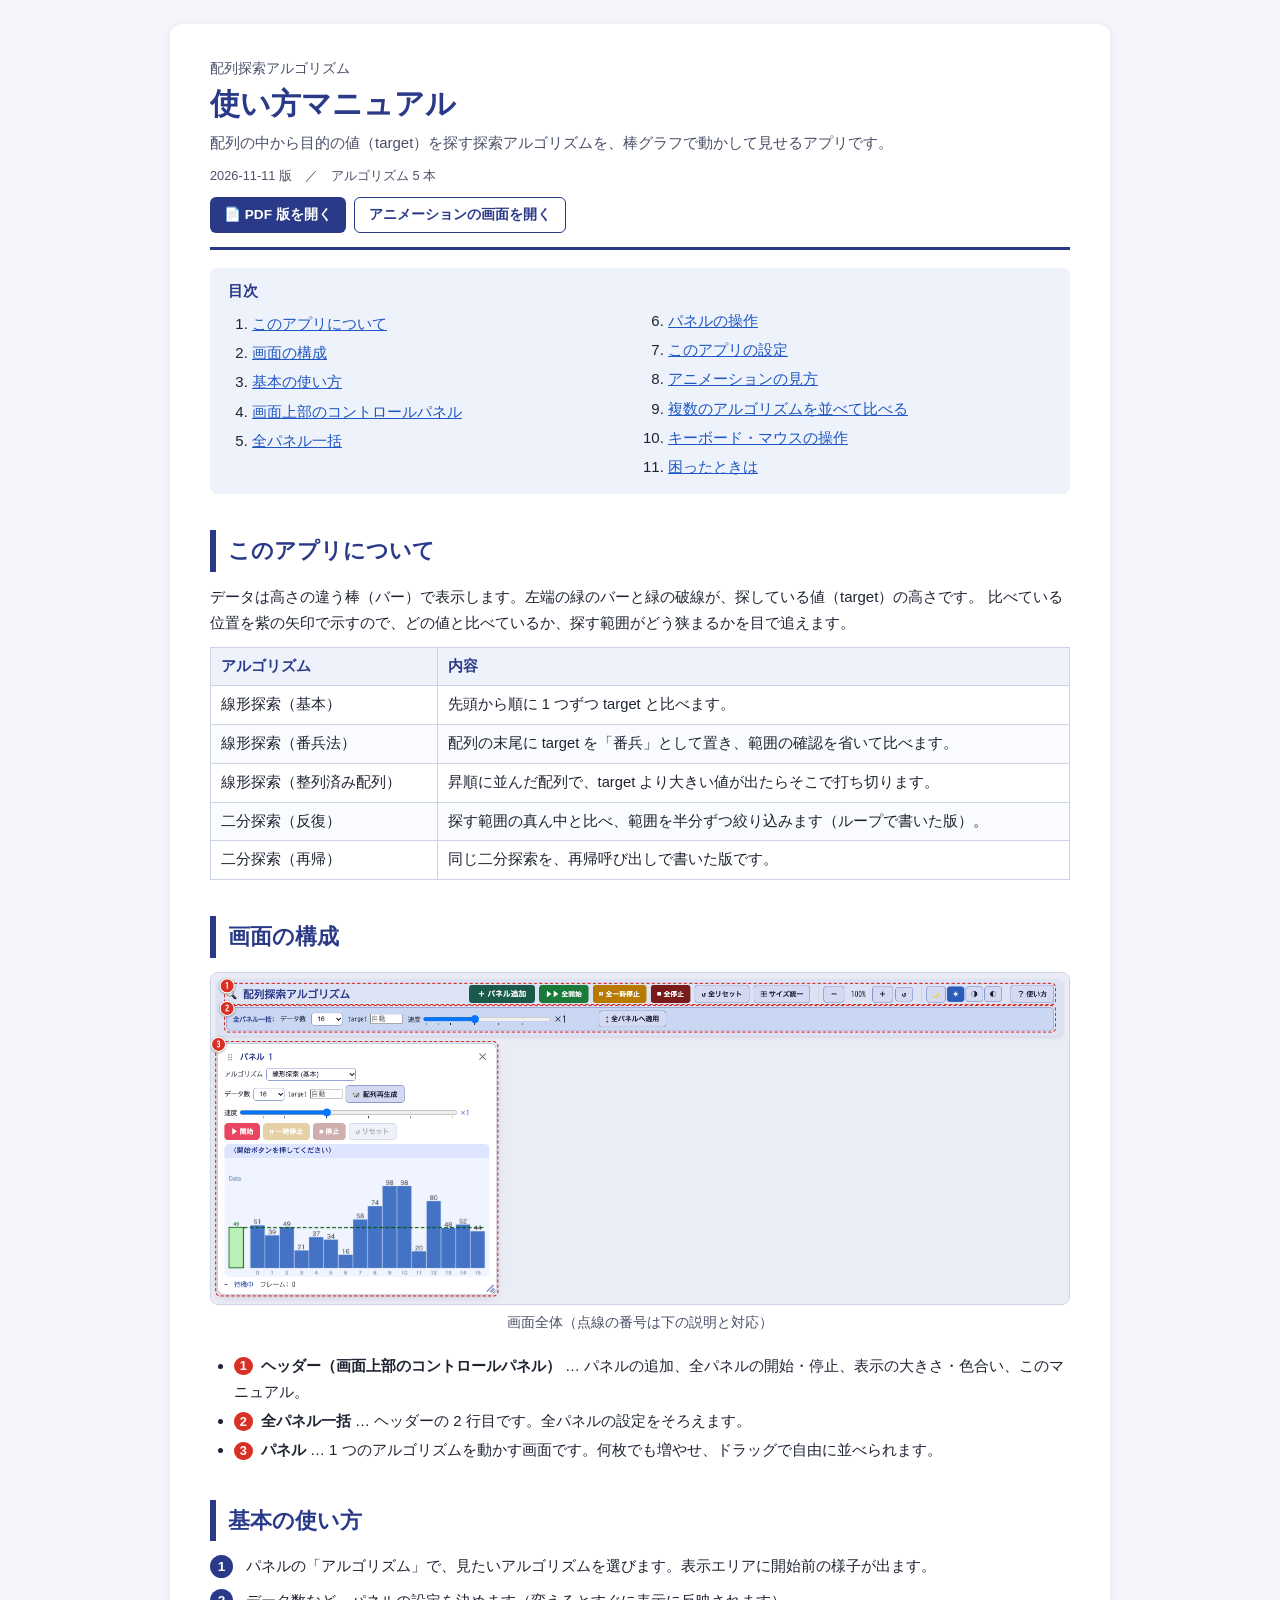
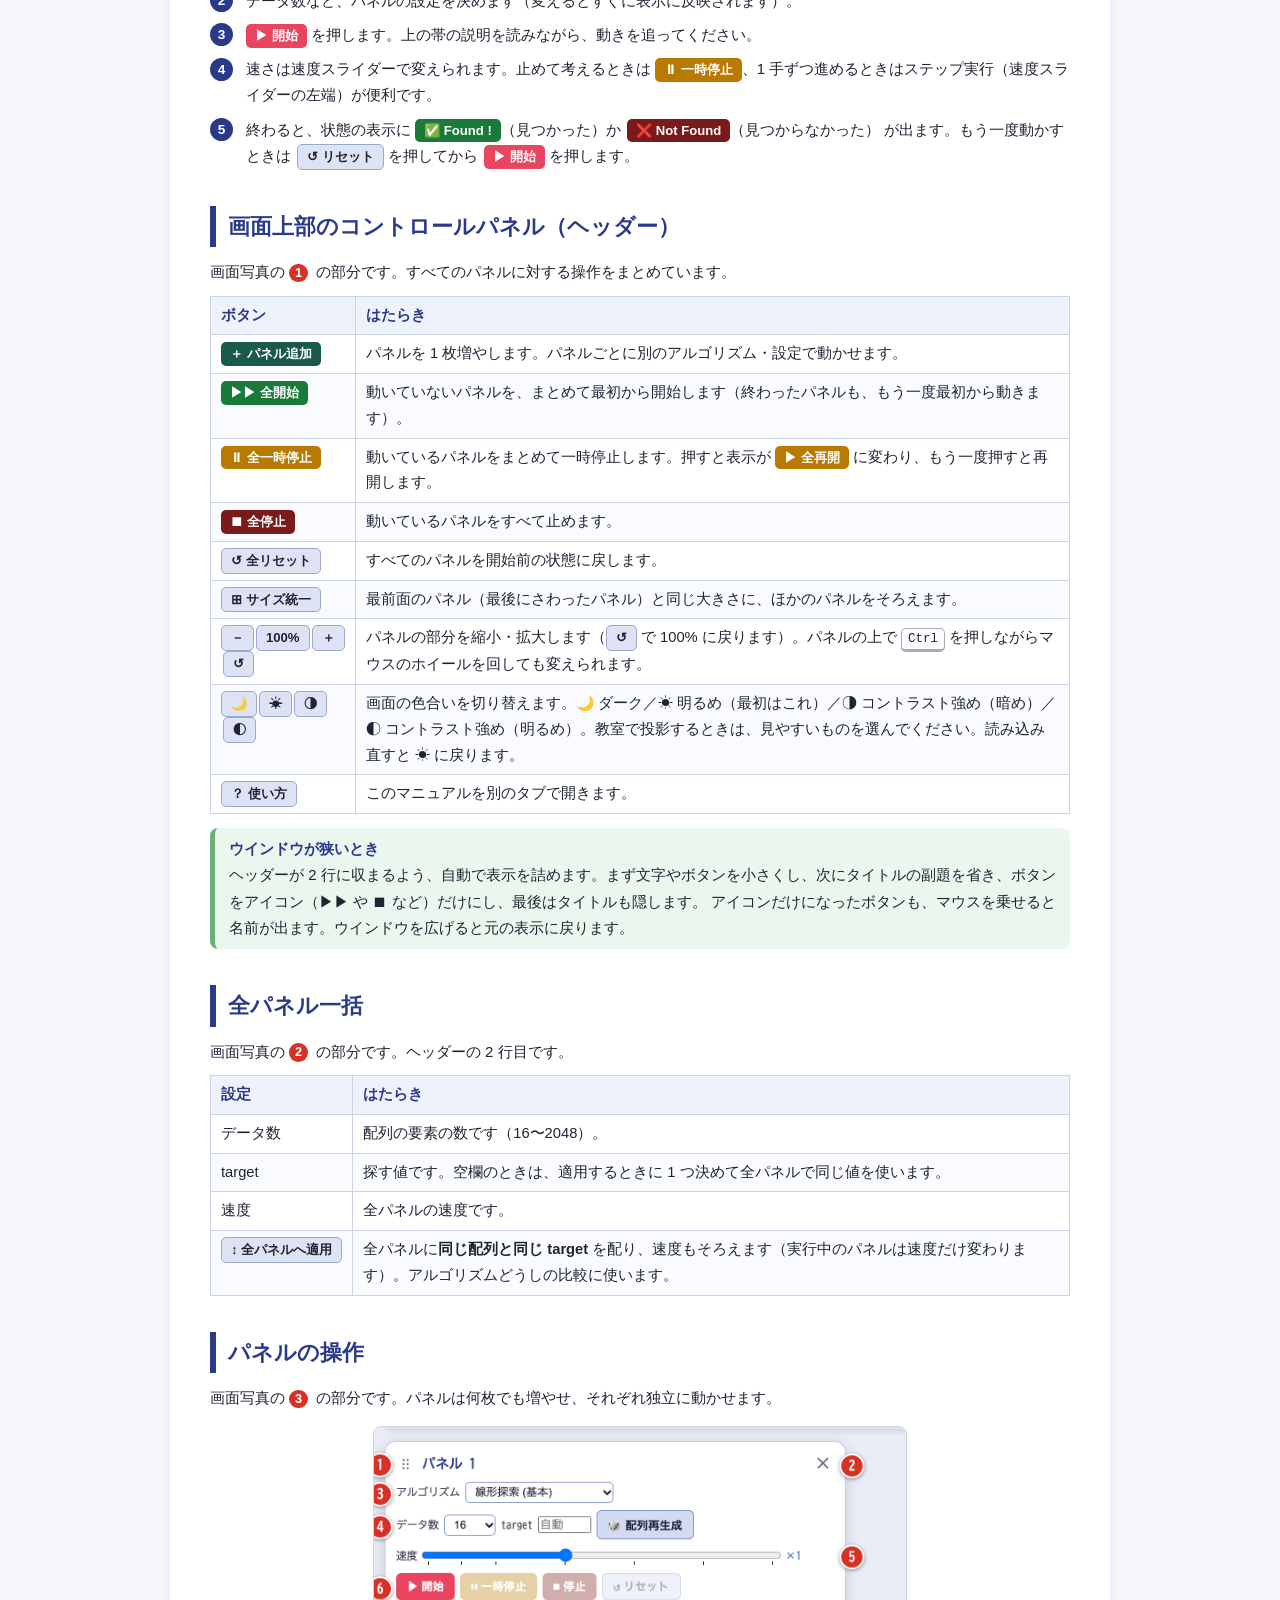
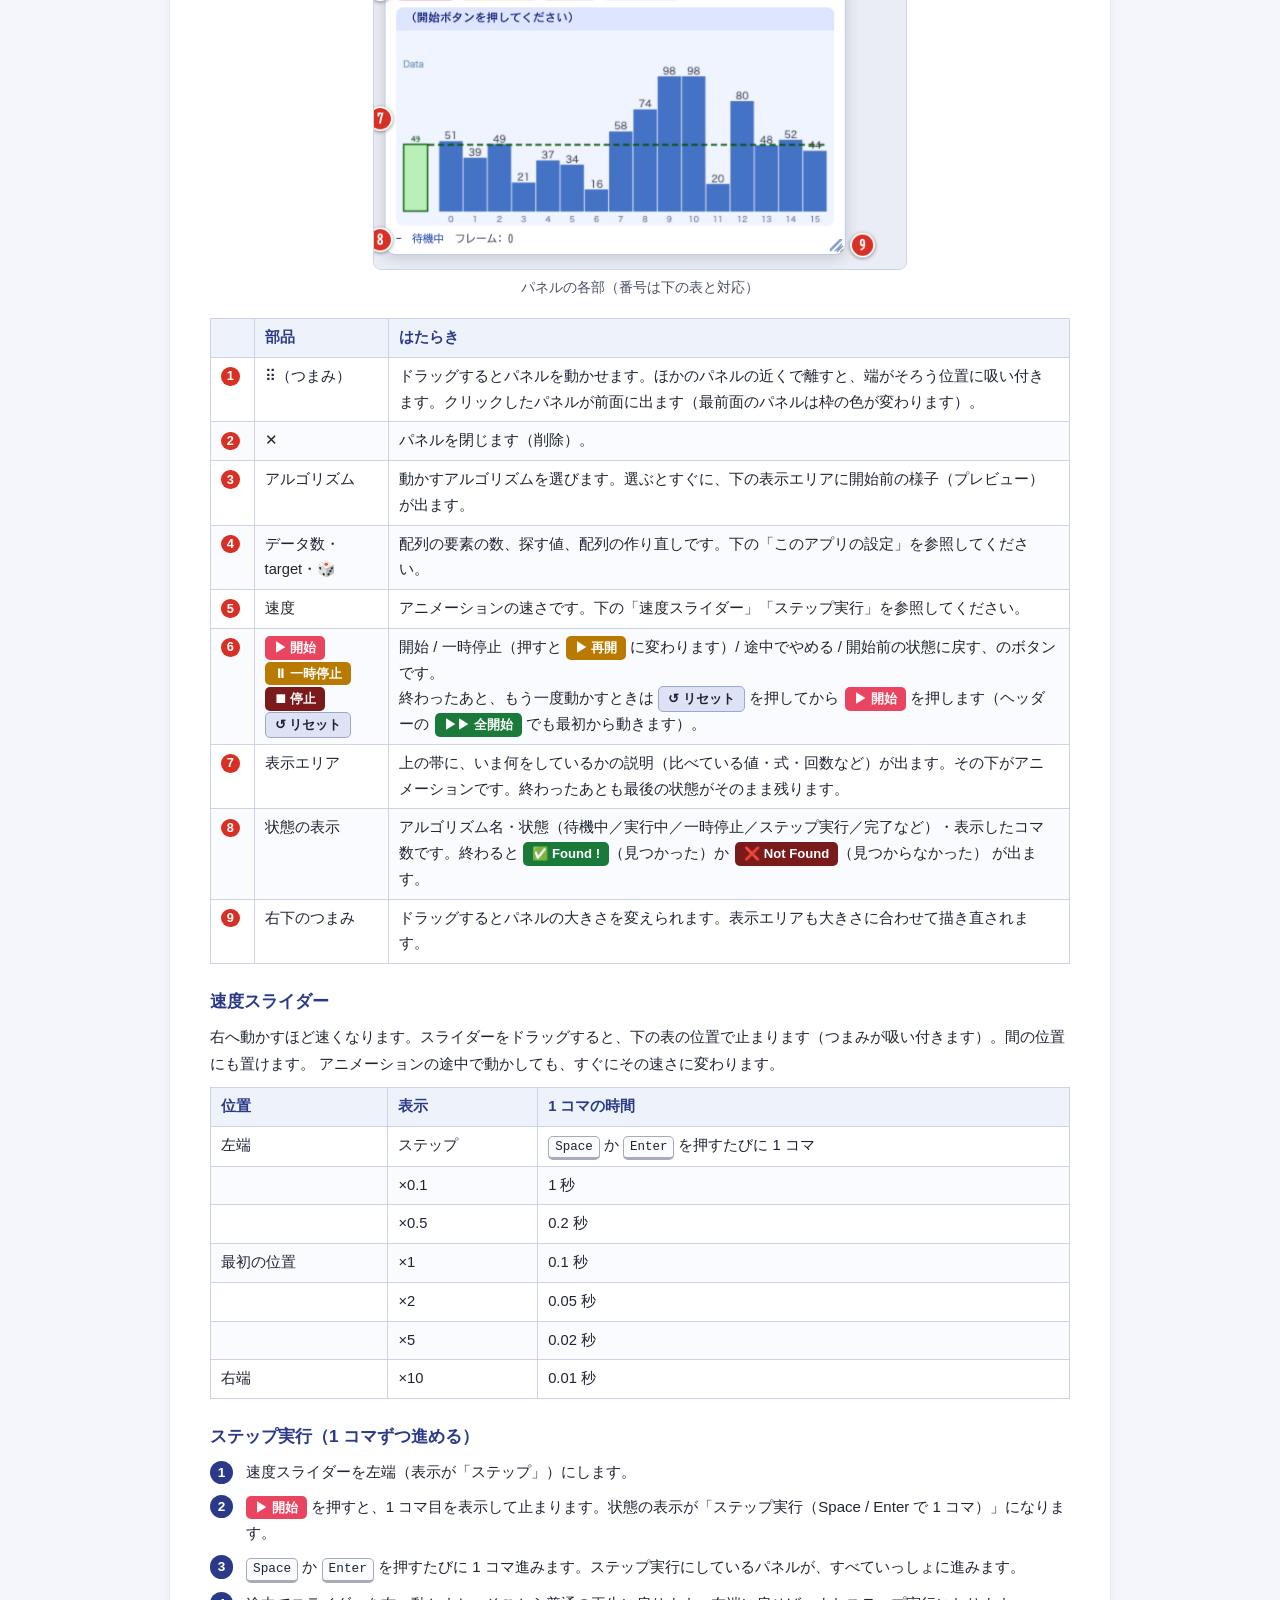
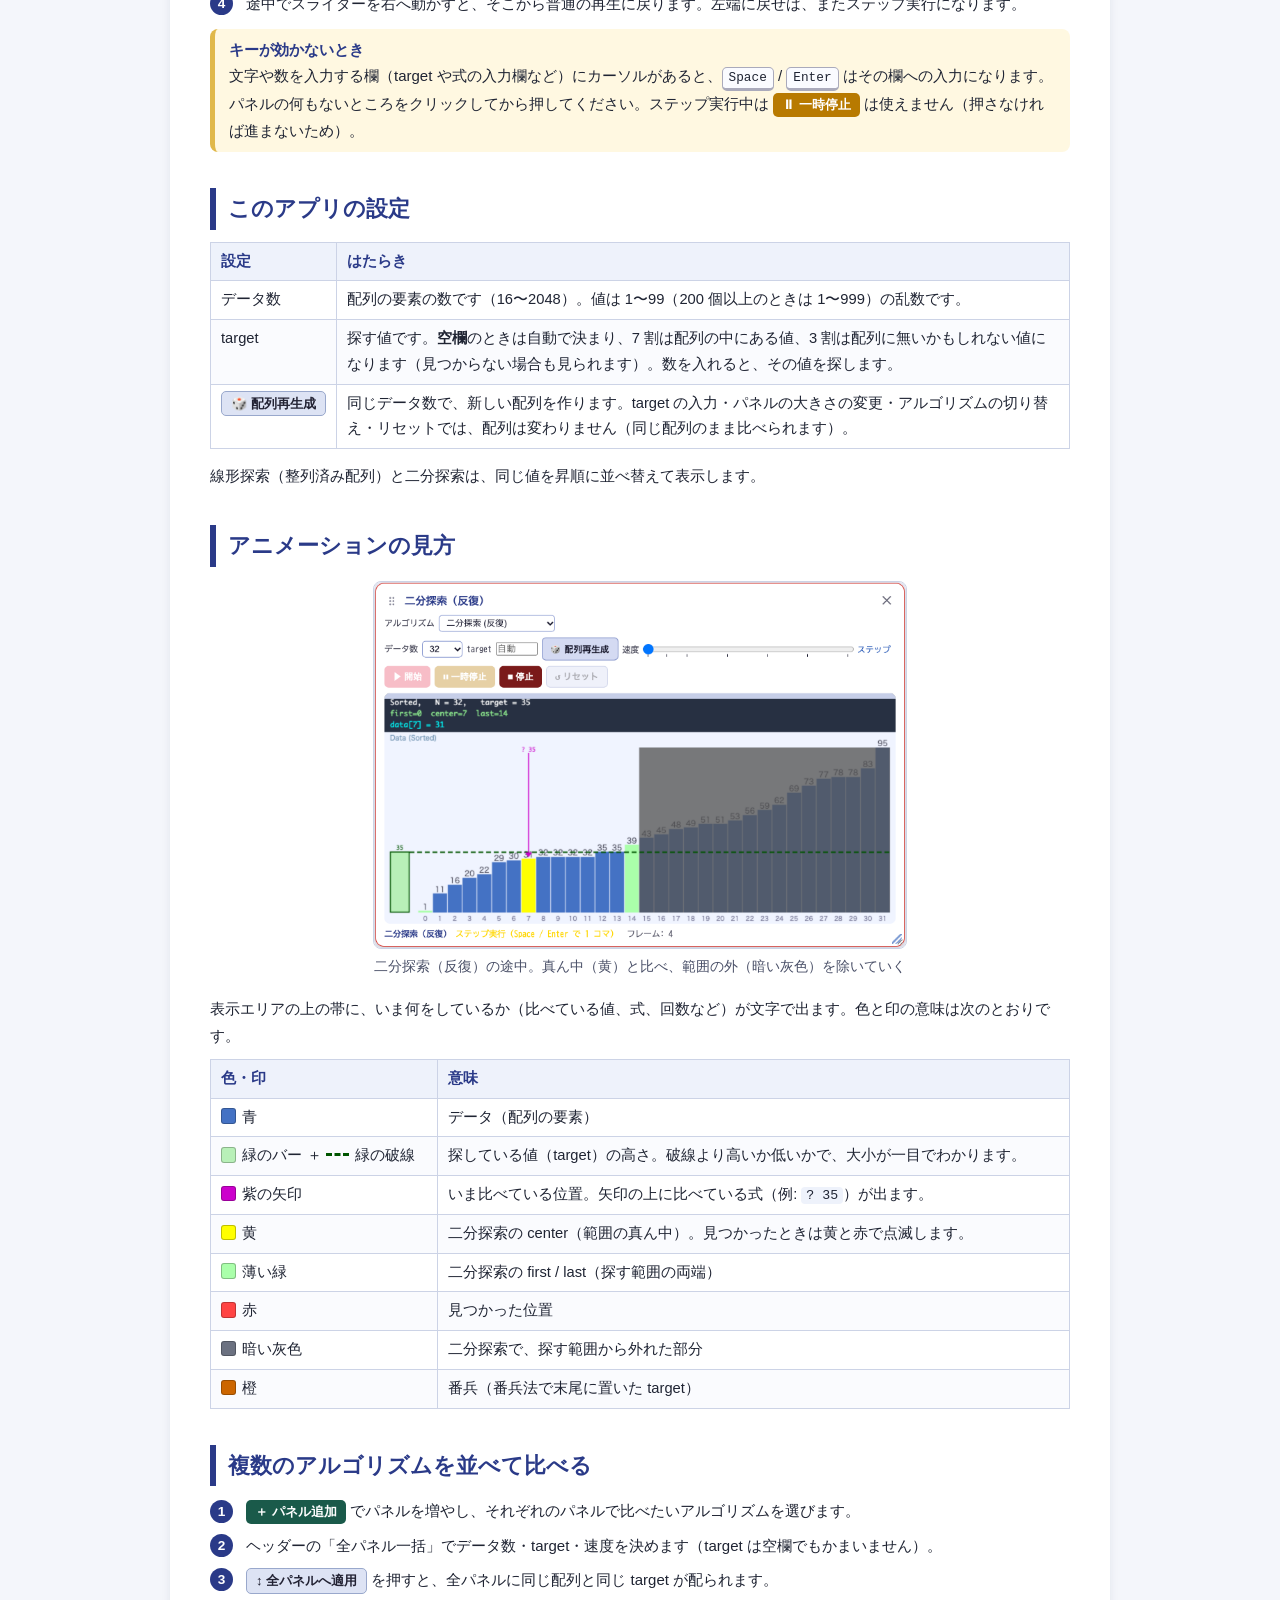
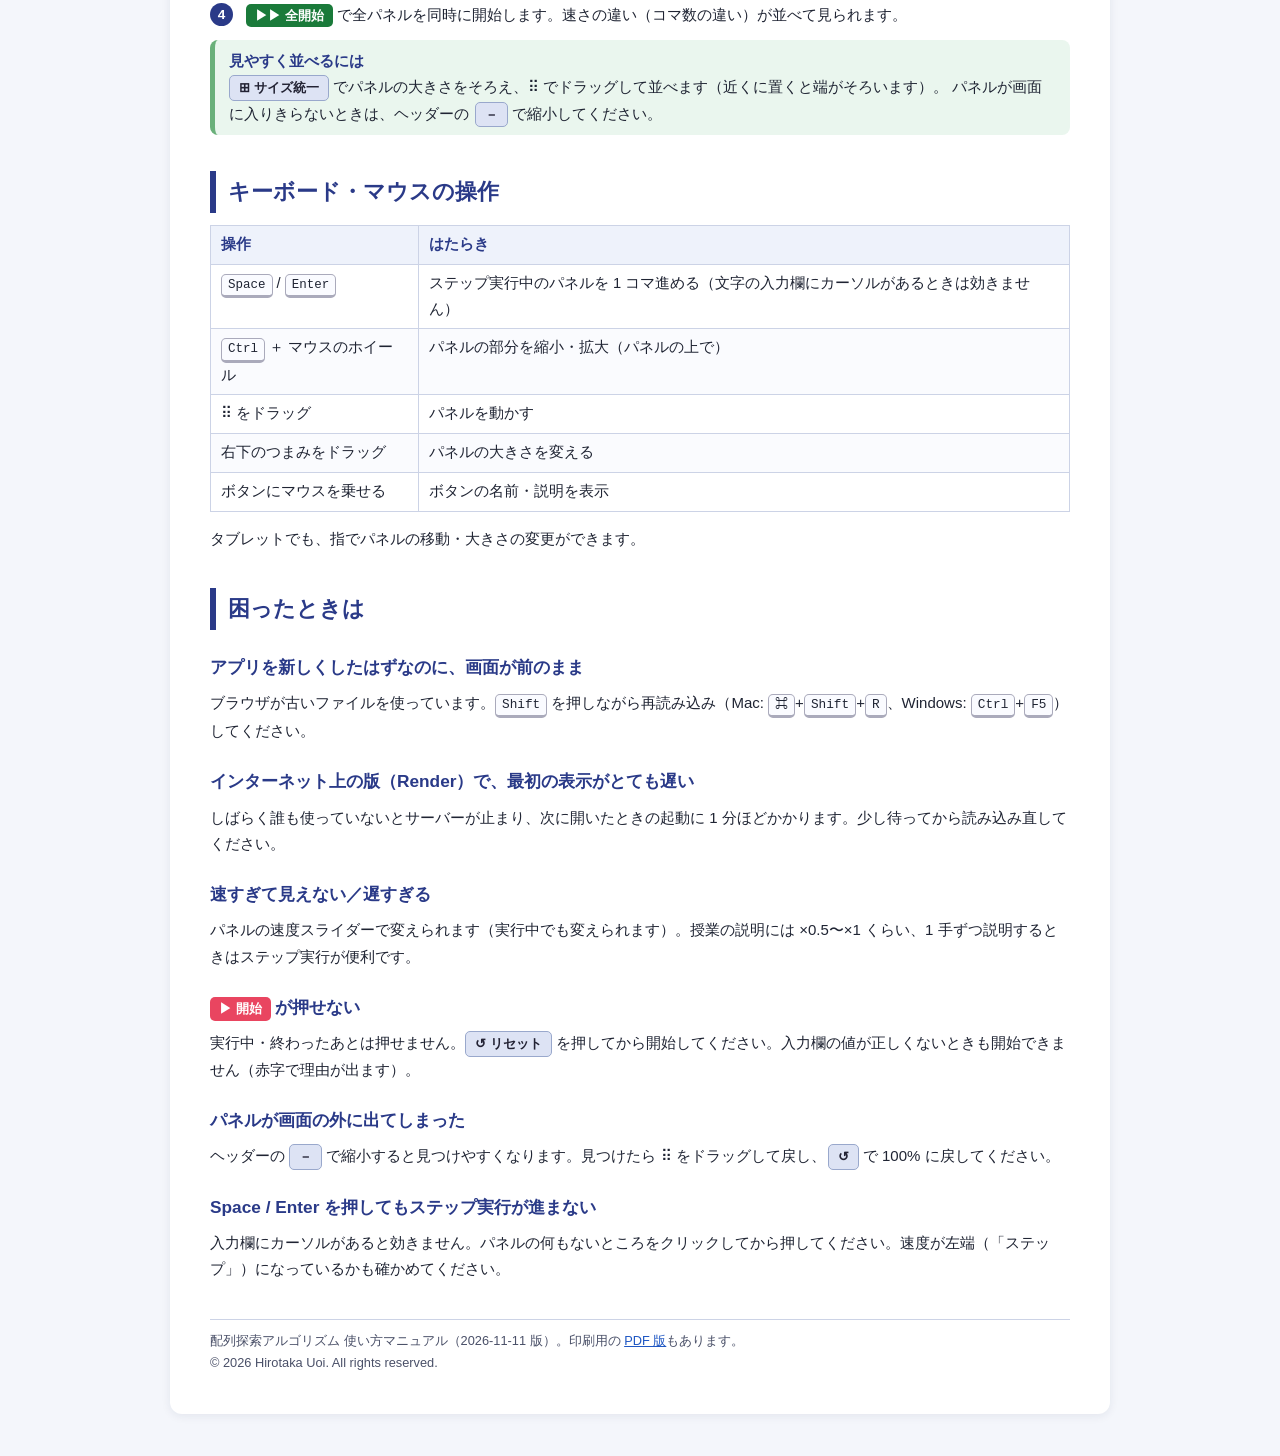
<file: static/manual.html>
<!DOCTYPE html>
<html lang="ja">
<head>
  <meta charset="UTF-8">
  <meta name="viewport" content="width=device-width, initial-scale=1.0">
  <title>使い方マニュアル – 配列探索アルゴリズム</title>
  <link rel="stylesheet" href="/static/css/manual.css?v=1">
</head>
<body>
<div class="page">

<div class="cover">
  <p class="app">配列探索アルゴリズム</p>
  <h1>使い方マニュアル</h1>
  <p class="lead">配列の中から目的の値（target）を探す探索アルゴリズムを、棒グラフで動かして見せるアプリです。</p>
  <p class="meta">2026-11-11 版　／　アルゴリズム 5 本</p>
  <div class="links">
    <a href="/static/manual.pdf?v=1" target="_blank" rel="noopener">📄 PDF 版を開く</a>
    <a class="sub" href="/" target="_blank" rel="noopener">アニメーションの画面を開く</a>
  </div>
</div>

<nav class="toc"><b>目次</b><ol><li><a href="#about">このアプリについて</a></li><li><a href="#screen">画面の構成</a></li><li><a href="#basic">基本の使い方</a></li><li><a href="#header">画面上部のコントロールパネル</a></li><li><a href="#global">全パネル一括</a></li><li><a href="#panel">パネルの操作</a></li><li><a href="#settings">このアプリの設定</a></li><li><a href="#legend">アニメーションの見方</a></li><li><a href="#compare">複数のアルゴリズムを並べて比べる</a></li><li><a href="#keys">キーボード・マウスの操作</a></li><li><a href="#trouble">困ったときは</a></li></ol></nav>

<h2 id="about">このアプリについて</h2>
<p>データは高さの違う棒（バー）で表示します。左端の緑のバーと緑の破線が、探している値（target）の高さです。
比べている位置を紫の矢印で示すので、どの値と比べているか、探す範囲がどう狭まるかを目で追えます。</p>
<table><thead><tr><th>アルゴリズム</th><th>内容</th></tr></thead><tbody><tr><td>線形探索（基本）</td><td>先頭から順に 1 つずつ target と比べます。</td></tr><tr><td>線形探索（番兵法）</td><td>配列の末尾に target を「番兵」として置き、範囲の確認を省いて比べます。</td></tr><tr><td>線形探索（整列済み配列）</td><td>昇順に並んだ配列で、target より大きい値が出たらそこで打ち切ります。</td></tr><tr><td>二分探索（反復）</td><td>探す範囲の真ん中と比べ、範囲を半分ずつ絞り込みます（ループで書いた版）。</td></tr><tr><td>二分探索（再帰）</td><td>同じ二分探索を、再帰呼び出しで書いた版です。</td></tr></tbody></table>

<h2 id="screen">画面の構成</h2>
<figure><img src="/static/manual/screen.png?v=1" alt="画面全体（点線の番号は下の説明と対応）" loading="eager"><figcaption>画面全体（点線の番号は下の説明と対応）</figcaption></figure>
<ul>
<li><span class="no">1</span> <b>ヘッダー（画面上部のコントロールパネル）</b> … パネルの追加、全パネルの開始・停止、表示の大きさ・色合い、このマニュアル。</li>
<li><span class="no">2</span> <b>全パネル一括</b> … ヘッダーの 2 行目です。全パネルの設定をそろえます。</li>
<li><span class="no">3</span> <b>パネル</b> … 1 つのアルゴリズムを動かす画面です。何枚でも増やせ、ドラッグで自由に並べられます。</li>
</ul>

<h2 id="basic">基本の使い方</h2>
<ol class="steps">
<li>パネルの「アルゴリズム」で、見たいアルゴリズムを選びます。表示エリアに開始前の様子が出ます。</li>
<li>データ数など、パネルの設定を決めます（変えるとすぐに表示に反映されます）。</li>
<li><span class="k primary">▶ 開始</span> を押します。上の帯の説明を読みながら、動きを追ってください。</li>
<li>速さは速度スライダーで変えられます。止めて考えるときは <span class="k warning">⏸ 一時停止</span>、1 手ずつ進めるときはステップ実行（速度スライダーの左端）が便利です。</li>
<li>終わると、状態の表示に <span class="k success">✅ Found !</span>（見つかった）か <span class="k danger">❌ Not Found</span>（見つからなかった） が出ます。もう一度動かすときは <span class="k sec">↺ リセット</span> を押してから <span class="k primary">▶ 開始</span> を押します。</li>
</ol>


<h2 id="header">画面上部のコントロールパネル（ヘッダー）</h2>
<p>画面写真の <span class="no">1</span> の部分です。すべてのパネルに対する操作をまとめています。</p>
<table><thead><tr><th>ボタン</th><th>はたらき</th></tr></thead><tbody><tr><td><span class="k add">＋ パネル追加</span></td><td>パネルを 1 枚増やします。パネルごとに別のアルゴリズム・設定で動かせます。</td></tr><tr><td><span class="k success">▶▶ 全開始</span></td><td>動いていないパネルを、まとめて最初から開始します（終わったパネルも、もう一度最初から動きます）。</td></tr><tr><td><span class="k warning">⏸ 全一時停止</span></td><td>動いているパネルをまとめて一時停止します。押すと表示が <span class="k warning">▶ 全再開</span> に変わり、もう一度押すと再開します。</td></tr><tr><td><span class="k danger">⏹ 全停止</span></td><td>動いているパネルをすべて止めます。</td></tr><tr><td><span class="k sec">↺ 全リセット</span></td><td>すべてのパネルを開始前の状態に戻します。</td></tr><tr><td><span class="k sec">⊞ サイズ統一</span></td><td>最前面のパネル（最後にさわったパネル）と同じ大きさに、ほかのパネルをそろえます。</td></tr><tr><td><span class="k sec">－</span><span class="k sec">100%</span><span class="k sec">＋</span><span class="k sec">↺</span></td><td>パネルの部分を縮小・拡大します（<span class="k sec">↺</span> で 100% に戻ります）。パネルの上で <kbd>Ctrl</kbd> を押しながらマウスのホイールを回しても変えられます。</td></tr><tr><td><span class="k sec">🌙</span><span class="k sec">☀</span><span class="k sec">◑</span><span class="k sec">◐</span></td><td>画面の色合いを切り替えます。🌙 ダーク／☀ 明るめ（最初はこれ）／◑ コントラスト強め（暗め）／◐ コントラスト強め（明るめ）。教室で投影するときは、見やすいものを選んでください。読み込み直すと ☀ に戻ります。</td></tr><tr><td><span class="k sec">？ 使い方</span></td><td>このマニュアルを別のタブで開きます。</td></tr></tbody></table>
<div class="tip"><b>ウインドウが狭いとき</b><br>
ヘッダーが 2 行に収まるよう、自動で表示を詰めます。まず文字やボタンを小さくし、次にタイトルの副題を省き、ボタンをアイコン（▶▶ や ⏹ など）だけにし、最後はタイトルも隠します。
アイコンだけになったボタンも、マウスを乗せると名前が出ます。ウインドウを広げると元の表示に戻ります。</div>


<h2 id="global">全パネル一括</h2>
<p>画面写真の <span class="no">2</span> の部分です。ヘッダーの 2 行目です。</p>
<table><thead><tr><th>設定</th><th>はたらき</th></tr></thead><tbody><tr><td>データ数</td><td>配列の要素の数です（16〜2048）。</td></tr><tr><td>target</td><td>探す値です。空欄のときは、適用するときに 1 つ決めて全パネルで同じ値を使います。</td></tr><tr><td>速度</td><td>全パネルの速度です。</td></tr><tr><td><span class="k sec">↕ 全パネルへ適用</span></td><td>全パネルに<strong>同じ配列と同じ target</strong> を配り、速度もそろえます（実行中のパネルは速度だけ変わります）。アルゴリズムどうしの比較に使います。</td></tr></tbody></table>


<h2 id="panel">パネルの操作</h2>
<p>画面写真の <span class="no">3</span> の部分です。パネルは何枚でも増やせ、それぞれ独立に動かせます。</p>
<figure class="half"><img src="/static/manual/panel.png?v=1" alt="パネルの各部（番号は下の表と対応）" loading="eager"><figcaption>パネルの各部（番号は下の表と対応）</figcaption></figure>
<table><thead><tr><th></th><th>部品</th><th>はたらき</th></tr></thead><tbody><tr><td><span class="no">1</span></td><td>⠿（つまみ）</td><td>ドラッグするとパネルを動かせます。ほかのパネルの近くで離すと、端がそろう位置に吸い付きます。クリックしたパネルが前面に出ます（最前面のパネルは枠の色が変わります）。</td></tr><tr><td><span class="no">2</span></td><td>✕</td><td>パネルを閉じます（削除）。</td></tr><tr><td><span class="no">3</span></td><td>アルゴリズム</td><td>動かすアルゴリズムを選びます。選ぶとすぐに、下の表示エリアに開始前の様子（プレビュー）が出ます。</td></tr><tr><td><span class="no">4</span></td><td>データ数・target・🎲</td><td>配列の要素の数、探す値、配列の作り直しです。下の「このアプリの設定」を参照してください。</td></tr><tr><td><span class="no">5</span></td><td>速度</td><td>アニメーションの速さです。下の「速度スライダー」「ステップ実行」を参照してください。</td></tr><tr><td><span class="no">6</span></td><td><span class="k primary">▶ 開始</span><br><span class="k warning">⏸ 一時停止</span><br><span class="k danger">⏹ 停止</span><br><span class="k sec">↺ リセット</span></td><td>開始 / 一時停止（押すと <span class="k warning">▶ 再開</span> に変わります）/ 途中でやめる / 開始前の状態に戻す、のボタンです。<br>終わったあと、もう一度動かすときは <span class="k sec">↺ リセット</span> を押してから <span class="k primary">▶ 開始</span> を押します（ヘッダーの <span class="k success">▶▶ 全開始</span> でも最初から動きます）。</td></tr><tr><td><span class="no">7</span></td><td>表示エリア</td><td>上の帯に、いま何をしているかの説明（比べている値・式・回数など）が出ます。その下がアニメーションです。終わったあとも最後の状態がそのまま残ります。</td></tr><tr><td><span class="no">8</span></td><td>状態の表示</td><td>アルゴリズム名・状態（待機中／実行中／一時停止／ステップ実行／完了など）・表示したコマ数です。終わると <span class="k success">✅ Found !</span>（見つかった）か <span class="k danger">❌ Not Found</span>（見つからなかった） が出ます。</td></tr><tr><td><span class="no">9</span></td><td>右下のつまみ</td><td>ドラッグするとパネルの大きさを変えられます。表示エリアも大きさに合わせて描き直されます。</td></tr></tbody></table>

<h3 id="speed">速度スライダー</h3>
<p>右へ動かすほど速くなります。スライダーをドラッグすると、下の表の位置で止まります（つまみが吸い付きます）。間の位置にも置けます。
アニメーションの途中で動かしても、すぐにその速さに変わります。</p>
<table><thead><tr><th>位置</th><th>表示</th><th>1 コマの時間</th></tr></thead><tbody><tr><td>左端</td><td>ステップ</td><td><kbd>Space</kbd> か <kbd>Enter</kbd> を押すたびに 1 コマ</td></tr><tr><td></td><td>×0.1</td><td>1 秒</td></tr><tr><td></td><td>×0.5</td><td>0.2 秒</td></tr><tr><td>最初の位置</td><td>×1</td><td>0.1 秒</td></tr><tr><td></td><td>×2</td><td>0.05 秒</td></tr><tr><td></td><td>×5</td><td>0.02 秒</td></tr><tr><td>右端</td><td>×10</td><td>0.01 秒</td></tr></tbody></table>
<h3 id="step">ステップ実行（1 コマずつ進める）</h3>
<ol class="steps">
<li>速度スライダーを左端（表示が「ステップ」）にします。</li>
<li><span class="k primary">▶ 開始</span> を押すと、1 コマ目を表示して止まります。状態の表示が「ステップ実行（Space / Enter で 1 コマ）」になります。</li>
<li><kbd>Space</kbd> か <kbd>Enter</kbd> を押すたびに 1 コマ進みます。ステップ実行にしているパネルが、すべていっしょに進みます。</li>
<li>途中でスライダーを右へ動かすと、そこから普通の再生に戻ります。左端に戻せば、またステップ実行になります。</li>
</ol>
<div class="note"><b>キーが効かないとき</b><br>
文字や数を入力する欄（target や式の入力欄など）にカーソルがあると、<kbd>Space</kbd> / <kbd>Enter</kbd> はその欄への入力になります。
パネルの何もないところをクリックしてから押してください。ステップ実行中は <span class="k warning">⏸ 一時停止</span> は使えません（押さなければ進まないため）。</div>




<h2 id="settings">このアプリの設定</h2>
<table><thead><tr><th>設定</th><th>はたらき</th></tr></thead><tbody><tr><td>データ数</td><td>配列の要素の数です（16〜2048）。値は 1〜99（200 個以上のときは 1〜999）の乱数です。</td></tr><tr><td>target</td><td>探す値です。<strong>空欄</strong>のときは自動で決まり、7 割は配列の中にある値、3 割は配列に無いかもしれない値になります（見つからない場合も見られます）。数を入れると、その値を探します。</td></tr><tr><td><span class="k sec">🎲 配列再生成</span></td><td>同じデータ数で、新しい配列を作ります。target の入力・パネルの大きさの変更・アルゴリズムの切り替え・リセットでは、配列は変わりません（同じ配列のまま比べられます）。</td></tr></tbody></table>
<p>線形探索（整列済み配列）と二分探索は、同じ値を昇順に並べ替えて表示します。</p>


<h2 id="legend">アニメーションの見方</h2>
<figure class="half"><img src="/static/manual/running.png?v=1" alt="二分探索（反復）の途中。真ん中（黄）と比べ、範囲の外（暗い灰色）を除いていく" loading="eager"><figcaption>二分探索（反復）の途中。真ん中（黄）と比べ、範囲の外（暗い灰色）を除いていく</figcaption></figure>
<p>表示エリアの上の帯に、いま何をしているか（比べている値、式、回数など）が文字で出ます。色と印の意味は次のとおりです。</p>
<table><thead><tr><th>色・印</th><th>意味</th></tr></thead><tbody><tr><td><span class="sw" style="background:#4472C4"></span>青</td><td>データ（配列の要素）</td></tr><tr><td><span class="sw" style="background:#b8f0b8"></span>緑のバー ＋ <span class="sw line" style="border-top-color:#005500"></span>緑の破線</td><td>探している値（target）の高さ。破線より高いか低いかで、大小が一目でわかります。</td></tr><tr><td><span class="sw" style="background:#cc00cc"></span>紫の矢印</td><td>いま比べている位置。矢印の上に比べている式（例: <code>? 35</code>）が出ます。</td></tr><tr><td><span class="sw" style="background:#ffff00"></span>黄</td><td>二分探索の center（範囲の真ん中）。見つかったときは黄と赤で点滅します。</td></tr><tr><td><span class="sw" style="background:#aaffaa"></span>薄い緑</td><td>二分探索の first / last（探す範囲の両端）</td></tr><tr><td><span class="sw" style="background:#ff4444"></span>赤</td><td>見つかった位置</td></tr><tr><td><span class="sw" style="background:#6b7180"></span>暗い灰色</td><td>二分探索で、探す範囲から外れた部分</td></tr><tr><td><span class="sw" style="background:#cc6600"></span>橙</td><td>番兵（番兵法で末尾に置いた target）</td></tr></tbody></table>


<h2 id="compare">複数のアルゴリズムを並べて比べる</h2>
<ol class="steps">
<li><span class="k add">＋ パネル追加</span> でパネルを増やし、それぞれのパネルで比べたいアルゴリズムを選びます。</li>
<li>ヘッダーの「全パネル一括」でデータ数・target・速度を決めます（target は空欄でもかまいません）。</li>
<li><span class="k sec">↕ 全パネルへ適用</span> を押すと、全パネルに同じ配列と同じ target が配られます。</li>
<li><span class="k success">▶▶ 全開始</span> で全パネルを同時に開始します。速さの違い（コマ数の違い）が並べて見られます。</li>
</ol>
<div class="tip"><b>見やすく並べるには</b><br>
<span class="k sec">⊞ サイズ統一</span> でパネルの大きさをそろえ、⠿ でドラッグして並べます（近くに置くと端がそろいます）。
パネルが画面に入りきらないときは、ヘッダーの <span class="k sec">－</span> で縮小してください。</div>


<h2 id="keys">キーボード・マウスの操作</h2>
<table><thead><tr><th>操作</th><th>はたらき</th></tr></thead><tbody><tr><td><kbd>Space</kbd> / <kbd>Enter</kbd></td><td>ステップ実行中のパネルを 1 コマ進める（文字の入力欄にカーソルがあるときは効きません）</td></tr><tr><td><kbd>Ctrl</kbd> ＋ マウスのホイール</td><td>パネルの部分を縮小・拡大（パネルの上で）</td></tr><tr><td>⠿ をドラッグ</td><td>パネルを動かす</td></tr><tr><td>右下のつまみをドラッグ</td><td>パネルの大きさを変える</td></tr><tr><td>ボタンにマウスを乗せる</td><td>ボタンの名前・説明を表示</td></tr></tbody></table>
<p>タブレットでも、指でパネルの移動・大きさの変更ができます。</p>

<h2 id="trouble">困ったときは</h2><h3>アプリを新しくしたはずなのに、画面が前のまま</h3><p>ブラウザが古いファイルを使っています。<kbd>Shift</kbd> を押しながら再読み込み（Mac: <kbd>⌘</kbd>+<kbd>Shift</kbd>+<kbd>R</kbd>、Windows: <kbd>Ctrl</kbd>+<kbd>F5</kbd>）してください。</p><h3>インターネット上の版（Render）で、最初の表示がとても遅い</h3><p>しばらく誰も使っていないとサーバーが止まり、次に開いたときの起動に 1 分ほどかかります。少し待ってから読み込み直してください。</p><h3>速すぎて見えない／遅すぎる</h3><p>パネルの速度スライダーで変えられます（実行中でも変えられます）。授業の説明には ×0.5〜×1 くらい、1 手ずつ説明するときはステップ実行が便利です。</p><h3><span class="k primary">▶ 開始</span> が押せない</h3><p>実行中・終わったあとは押せません。<span class="k sec">↺ リセット</span> を押してから開始してください。入力欄の値が正しくないときも開始できません（赤字で理由が出ます）。</p><h3>パネルが画面の外に出てしまった</h3><p>ヘッダーの <span class="k sec">－</span> で縮小すると見つけやすくなります。見つけたら ⠿ をドラッグして戻し、<span class="k sec">↺</span> で 100% に戻してください。</p><h3>Space / Enter を押してもステップ実行が進まない</h3><p>入力欄にカーソルがあると効きません。パネルの何もないところをクリックしてから押してください。速度が左端（「ステップ」）になっているかも確かめてください。</p>

<div class="footer">
  配列探索アルゴリズム 使い方マニュアル（2026-11-11 版）。<span class="no-print">印刷用の <a href="/static/manual.pdf?v=1" target="_blank" rel="noopener">PDF 版</a>もあります。</span><br>
  © 2026 Hirotaka Uoi. All rights reserved.
</div>

</div>
</body>
</html>
</file>
<file: static/css/manual.css>
/* ===== 使い方マニュアル（4 アプリ共通。中身は 4 アプリで同じにする） =====
   画面でも印刷（PDF）でも読みやすいよう、白地の 1 段組にしている */

:root {
  --ink:       #1f2433;
  --ink-soft:  #4a5068;
  --head:      #2a3a88;
  --accent:    #d93025;
  --line:      #ccd3e6;
  --band:      #eef2fb;
  --note-bg:   #fff8e1;
  --note-line: #e0b84a;
  --tip-bg:    #eaf6ee;
  --tip-line:  #6ab07a;
}

*, *::before, *::after { box-sizing: border-box; }

html { -webkit-text-size-adjust: 100%; }
body {
  margin: 0;
  padding: 24px 16px 48px;
  background: #f4f6fb;
  color: var(--ink);
  font-family: "BIZ UDGothic", "BIZ UDPGothic", "Noto Sans JP", "Hiragino Kaku Gothic ProN", sans-serif;
  font-size: 15px;
  line-height: 1.75;
}

.page {
  max-width: 940px;
  margin: 0 auto;
  background: #fff;
  border-radius: 12px;
  box-shadow: 0 2px 10px rgba(30, 40, 80, .08);
  padding: 32px 40px 40px;
}

/* ---- 表紙・見出し ---- */
.cover { border-bottom: 3px solid var(--head); padding-bottom: 14px; margin-bottom: 18px; }
.cover .app { font-size: .9rem; color: var(--ink-soft); margin: 0; }
.cover h1 { font-size: 1.9rem; color: var(--head); margin: 2px 0 6px; line-height: 1.35; }
.cover .lead { margin: 0; color: var(--ink-soft); }
.cover .meta { font-size: .8rem; color: var(--ink-soft); margin-top: 8px; }

.links { display: flex; flex-wrap: wrap; gap: 8px; margin: 10px 0 0; }
.links a {
  display: inline-flex; align-items: center; gap: 6px;
  padding: 5px 14px; border-radius: 6px;
  background: var(--head); color: #fff; text-decoration: none; font-weight: bold; font-size: .85rem;
}
.links a.sub { background: #fff; color: var(--head); border: 1px solid var(--head); }

h2 {
  font-size: 1.35rem; color: var(--head);
  border-left: 6px solid var(--head); padding: 2px 0 2px 12px;
  margin: 36px 0 12px;
}
h3 { font-size: 1.08rem; color: var(--head); margin: 22px 0 8px; }
p { margin: 8px 0; }
ul, ol { margin: 8px 0; padding-left: 1.6em; }
li { margin: 3px 0; }
a { color: #1f57c3; }
code, kbd, .mono { font-family: "BIZ UDGothic", ui-monospace, "SF Mono", Menlo, monospace; }
code { background: var(--band); border-radius: 4px; padding: 1px 5px; font-size: .9em; }
kbd {
  display: inline-block; min-width: 1.6em; text-align: center;
  padding: 0 6px; border: 1px solid #aab; border-bottom-width: 3px; border-radius: 5px;
  background: #fafbff; font-size: .85em; line-height: 1.6;
}

/* ---- 目次 ---- */
.toc { background: var(--band); border-radius: 8px; padding: 10px 18px; margin: 16px 0 6px; }
.toc b { color: var(--head); }
.toc ol { columns: 2; column-gap: 32px; margin: 4px 0; }

/* ---- 表 ---- */
table { width: 100%; border-collapse: collapse; margin: 10px 0 14px; font-size: .92rem; }
th, td { border: 1px solid var(--line); padding: 6px 10px; vertical-align: top; text-align: left; }
th { background: var(--band); color: var(--head); white-space: nowrap; }
tbody tr:nth-child(even) td { background: #fafbfe; }
td.c, th.c { text-align: center; }
td.nw, th.nw { white-space: nowrap; }

/* ---- 画面のボタンを模した表示 ---- */
.k {
  display: inline-flex; align-items: center; gap: 4px;
  padding: 2px 9px; border-radius: 5px;
  font-size: .82rem; font-weight: bold; line-height: 1.5; white-space: nowrap;
  color: #fff; background: #0f3460; vertical-align: baseline;
}
.k.add     { background: #1a5a4a; }
.k.success { background: #1a7a3a; }
.k.warning { background: #b87a00; }
.k.danger  { background: #7a1a1a; }
.k.primary { background: #e94560; }
.k.sec     { background: #dde3f4; color: #223; border: 1px solid #99a8cc; }
.k + .k { margin-left: 2px; }

/* ---- 色見本 ---- */
.sw {
  display: inline-block; width: 1.05em; height: 1.05em; border-radius: 3px;
  vertical-align: -0.15em; margin-right: 6px; border: 1px solid rgba(0,0,0,.25);
}
.sw.line { height: 0; border: 0; border-top: 3px dashed; width: 1.6em; vertical-align: .3em; border-radius: 0; }

/* ---- 番号（画面写真の丸印と対応） ---- */
.no {
  display: inline-flex; align-items: center; justify-content: center;
  width: 1.45em; height: 1.45em; border-radius: 50%;
  background: var(--accent); color: #fff; font-weight: bold; font-size: .8rem;
  margin-right: 4px; vertical-align: .05em;
}

/* ---- 図 ---- */
figure { margin: 14px 0 18px; }
figure img {
  display: block; max-width: 100%; height: auto; margin: 0 auto;
  border: 1px solid var(--line); border-radius: 8px;
}
figure.half img { max-width: 62%; }
figcaption { text-align: center; font-size: .85rem; color: var(--ink-soft); margin-top: 6px; }

/* ---- 囲み ---- */
.note, .tip { border-radius: 8px; padding: 8px 14px; margin: 12px 0; border-left: 5px solid; }
.note { background: var(--note-bg); border-color: var(--note-line); }
.tip  { background: var(--tip-bg);  border-color: var(--tip-line); }
.note b:first-child, .tip b:first-child { color: var(--head); }

.steps { counter-reset: st; list-style: none; padding-left: 0; }
.steps > li { counter-increment: st; position: relative; padding-left: 2.4em; margin: 8px 0; }
.steps > li::before {
  content: counter(st); position: absolute; left: 0; top: .1em;
  width: 1.7em; height: 1.7em; border-radius: 50%;
  background: var(--head); color: #fff; font-weight: bold; text-align: center; line-height: 1.7em; font-size: .85rem;
}

.footer { margin-top: 36px; padding-top: 10px; border-top: 1px solid var(--line); font-size: .8rem; color: var(--ink-soft); }

/* ---- 狭い画面 ---- */
@media (max-width: 640px) {
  body { padding: 0; font-size: 14.5px; }
  .page { border-radius: 0; padding: 20px 16px 32px; }
  .toc ol { columns: 1; }
  figure.half img { max-width: 100%; }
  table { font-size: .86rem; }
  th, td { padding: 5px 6px; }
}

/* ---- 印刷（PDF） ---- */
@page { size: A4; margin: 14mm 13mm 16mm; }
@media print {
  body { background: #fff; padding: 0; font-size: 10.5pt; line-height: 1.65; }
  .page { box-shadow: none; border-radius: 0; padding: 0; max-width: none; }
  .links, .no-print { display: none !important; }
  h2 { break-after: avoid; page-break-after: avoid; margin-top: 22px; }
  h3 { break-after: avoid; page-break-after: avoid; }
  /* 表は途中で改ページしてよい（表ごと次のページへ送ると大きな空白ができる）。行・図・囲みは分けない */
  figure, .note, .tip, tr { break-inside: avoid; page-break-inside: avoid; }
  thead { display: table-header-group; }
  a { color: inherit; text-decoration: none; }
  .k, .sw, .no, th, tbody tr:nth-child(even) td, .toc, .note, .tip, code {
    -webkit-print-color-adjust: exact; print-color-adjust: exact;
  }
  h2.page-break { break-before: page; page-break-before: always; }
}
</file>
